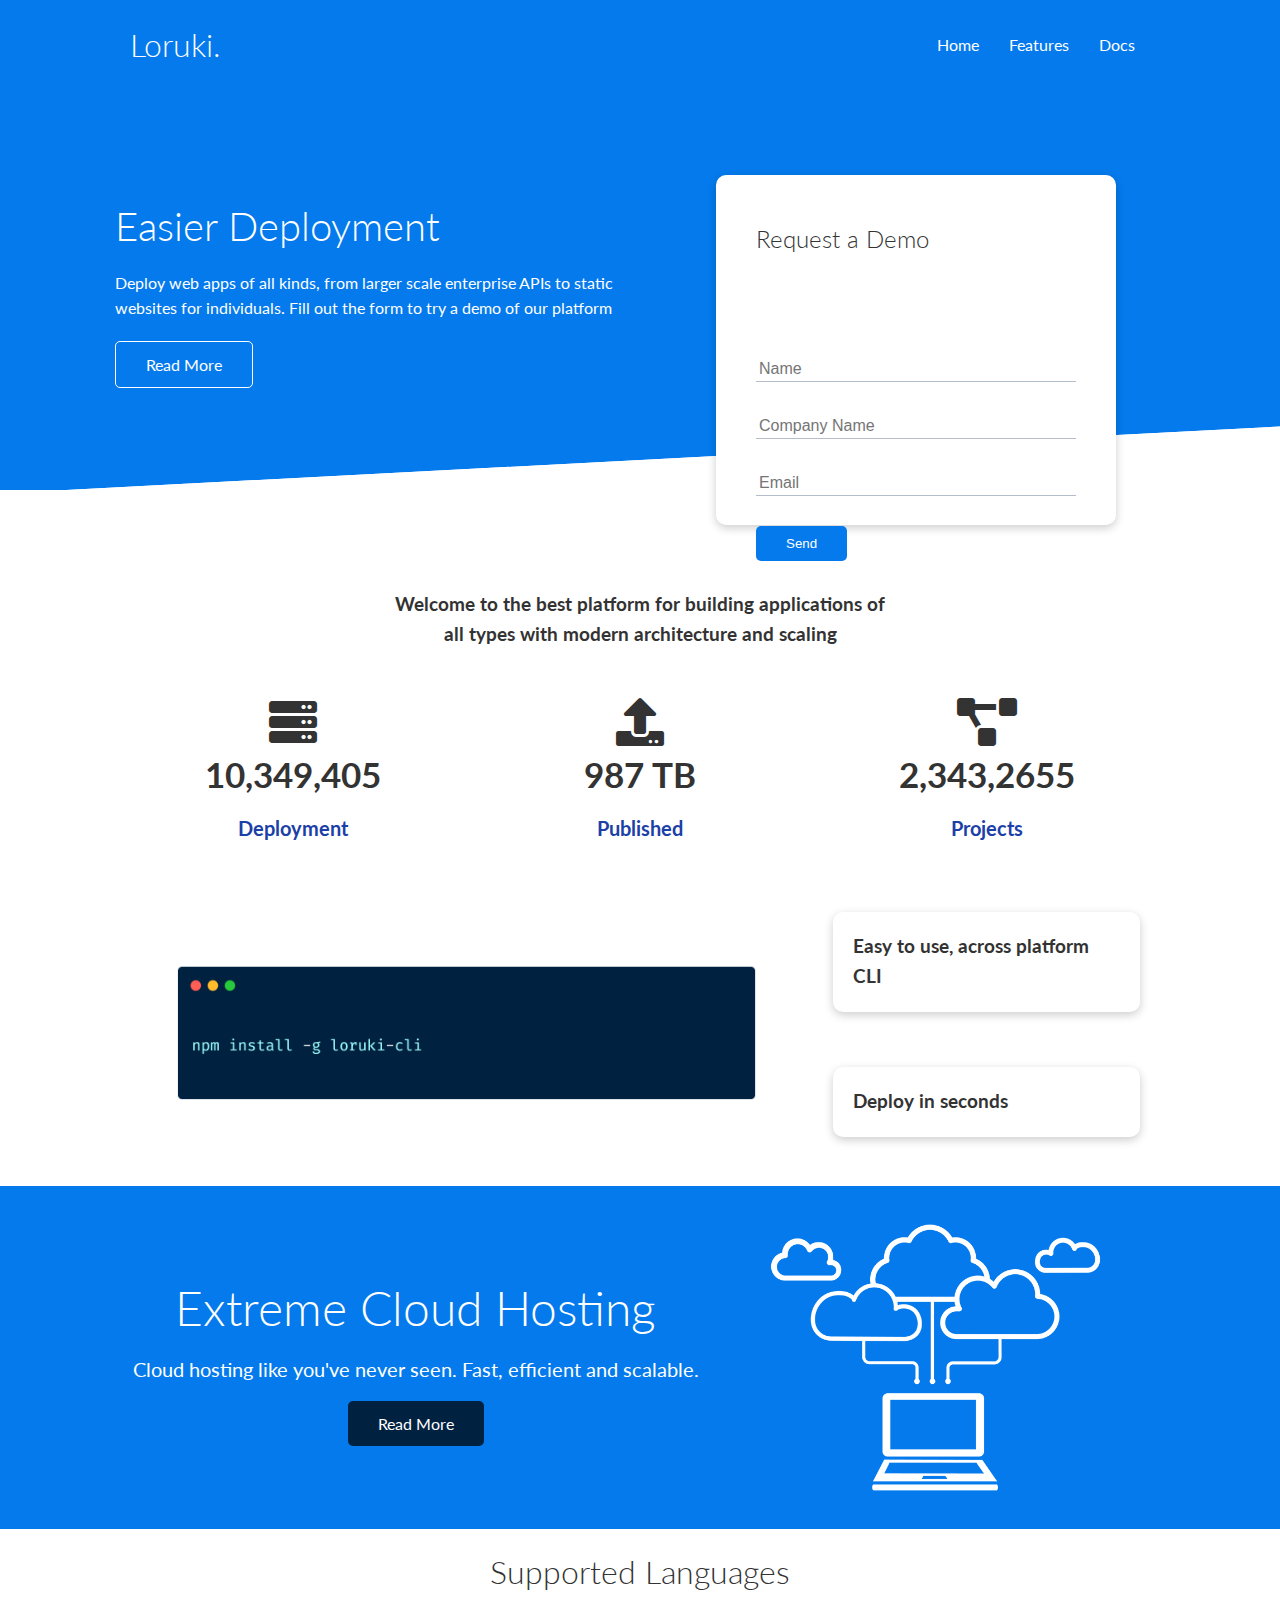
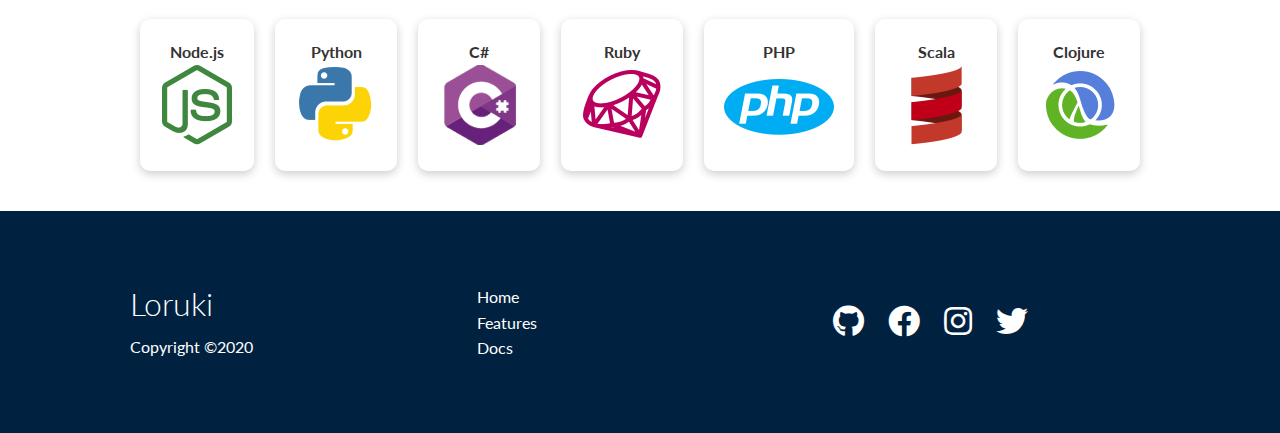
<file: index.html>
<!DOCTYPE html>
<html lang="en">
<head>
    <meta charset="UTF-8">
    <meta http-equiv="X-UA-Compatible" content="IE=edge">
    <meta name="viewport" content="width=device-width, initial-scale=1.0">
    <link rel="stylesheet" href="https://cdnjs.cloudflare.com/ajax/libs/font-awesome/5.15.3/css/all.min.css">
    <link rel="stylesheet" href="css/utilities.css">
    <link rel="stylesheet" href="css/style.css">
    <title>Loruki | Cloud Hosting For Evceryone</title>
</head>
<body>
    <!-- Navbar -->
    <div class="navbar">
			<div class="container flex">
				<h1 class="logo">Loruki.</h1>
				<nav>
					<ul>
						<li><a href="index.html">Home</a></li>
						<li><a href="features.html">Features</a></li>
						<li><a href="docs.html">Docs</a></li>
					</ul>
				</nav>
			</div>
		</div>

    <!-- Navbar -->
		<section class="showcase">
			<div class="container grid">
				<div class="showcase-text">
					<h1>Easier Deployment</h1>
					<p>
						Deploy web apps of all kinds, from larger scale enterprise
						APIs to static websites for individuals. Fill out the form
						to try a demo of our platform
					</p>
					<a href="features.html" class="btn btn-outline">Read More</a>
				</div>
				<div class="showcase-form card">
					<h2>Request a Demo</h2>
					<form name="contact" method="POST" netlify-honeypot="bot-field" data-netlify="true">
						<input type="hidden" name="form-name" value="contact">
						<p class="hidden">
							<label>Don’t fill this out if you’re human: <input name="bot-field" /></label>
						</p>
						<div class="form-control">
							<input type="text" name="name" placeholder="Name" required>
						</div>
						<div class="form-control">
							<input type="text" name="company" placeholder="Company Name" required>
						</div>
						<div class="form-control">
							<input type="email" name="email" placeholder="Email" required>
						</div>
						<input type="submit" value="Send" class="btn btn-primary">
					</form>
				</div>
			</div>
		</section>

		<!-- Stats-->
		<section class="stats">
			<div class="container">
				<h3 class="stats-heading text-center my-1">
					Welcome to the best platform for building applications of all types
					with modern architecture and scaling
				</h3>

				<div class="grid grid-3 text-center my-4">
					<div>
						<i class="fas fa-server fa-3x"></i>
						<h3>10,349,405</h3>
						<p class="text-secondary">Deployment</p>
					</div>
					<div>
						<i class="fas fa-upload fa-3x"></i>
						<h3>987 TB</h3>
						<p class="text-secondary">Published</p>
					</div>
					<div>
						<i class="fas fa-project-diagram fa-3x"></i>
						<h3>2,343,2655</h3>
						<p class="text-secondary">Projects</p>
					</div>
				</div>
			</div>
		</section>

		<!-- Cli (Command Line Interface)-->
		<section class="cli">
			<div class="container grid">
				<img src="images/cli.png" alt="">
				<div class="card">
					<h3>Easy to use, across platform CLI</h3>
				</div>
				<div class="card">
					<h3>Deploy in seconds</h3>
				</div>
			</div>
		</section>

		<!-- Cloud-->
		<section class="cloud bg-primary my-2 py-2">
			<div class="container grid">
				<div class="text-center">
					<h2 class="lg">Extreme Cloud Hosting</h2>
					<p class="lead my-1">Cloud hosting like you've never seen. 
						Fast, efficient and scalable.</p>
						<a href="features.html" class="btn btn-dark">Read More</a>
				</div>
				<img src="images/cloud.png" alt="">
			</div>
		</section>

		<!-- Languages-->
		<section class="languages">
			<h2 class="md text-center my2">
				Supported Languages
			</h2>
			<div class="container flex">
				<div class="card">
					<h4>Node.js</h4>
					<img src="images/logos/node.png" alt="">
				</div>
				<div class="card">
					<h4>Python</h4>
					<img src="images/logos/python.png" alt="">
				</div>
				<div class="card">
					<h4>C#</h4>
					<img src="images/logos/csharp.png" alt="">
				</div>
				<div class="card">
					<h4>Ruby</h4>
					<img src="images/logos/ruby.png" alt="">
				</div>
				<div class="card">
					<h4>PHP</h4>
					<img src="images/logos/php.png" alt="">
				</div>
				<div class="card">
					<h4>Scala</h4>
					<img src="images/logos/scala.png" alt="">
				</div>
				<div class="card">
					<h4>Clojure</h4>
					<img src="images/logos/clojure.png" alt="">
				</div>
			</div>
		</section>

		<!-- Footer-->
		<footer class="footer bg-dark py-5">
			<div class="container grid grid-3">
				<div>
					<h1>Loruki</h1>
					<p>Copyright &copy;2020</p>
				</div>
				<nav>
					<ul>
						<li><a href="index.html">Home</a></li>
						<li><a href="features.html">Features</a></li>
						<li><a href="docs.html">Docs</a></li>
					</ul>
				</nav>
				<div class="social">
					<a href="#"><i class="fab fa-github fa-2x"></i></a>
					<a href="#"><i class="fab fa-facebook fa-2x"></i></a>
					<a href="#"><i class="fab fa-instagram fa-2x"></i></a>
					<a href="#"><i class="fab fa-twitter fa-2x"></i></a>
				</div>
			</div>
		</footer>
</body>
</html>
</file>
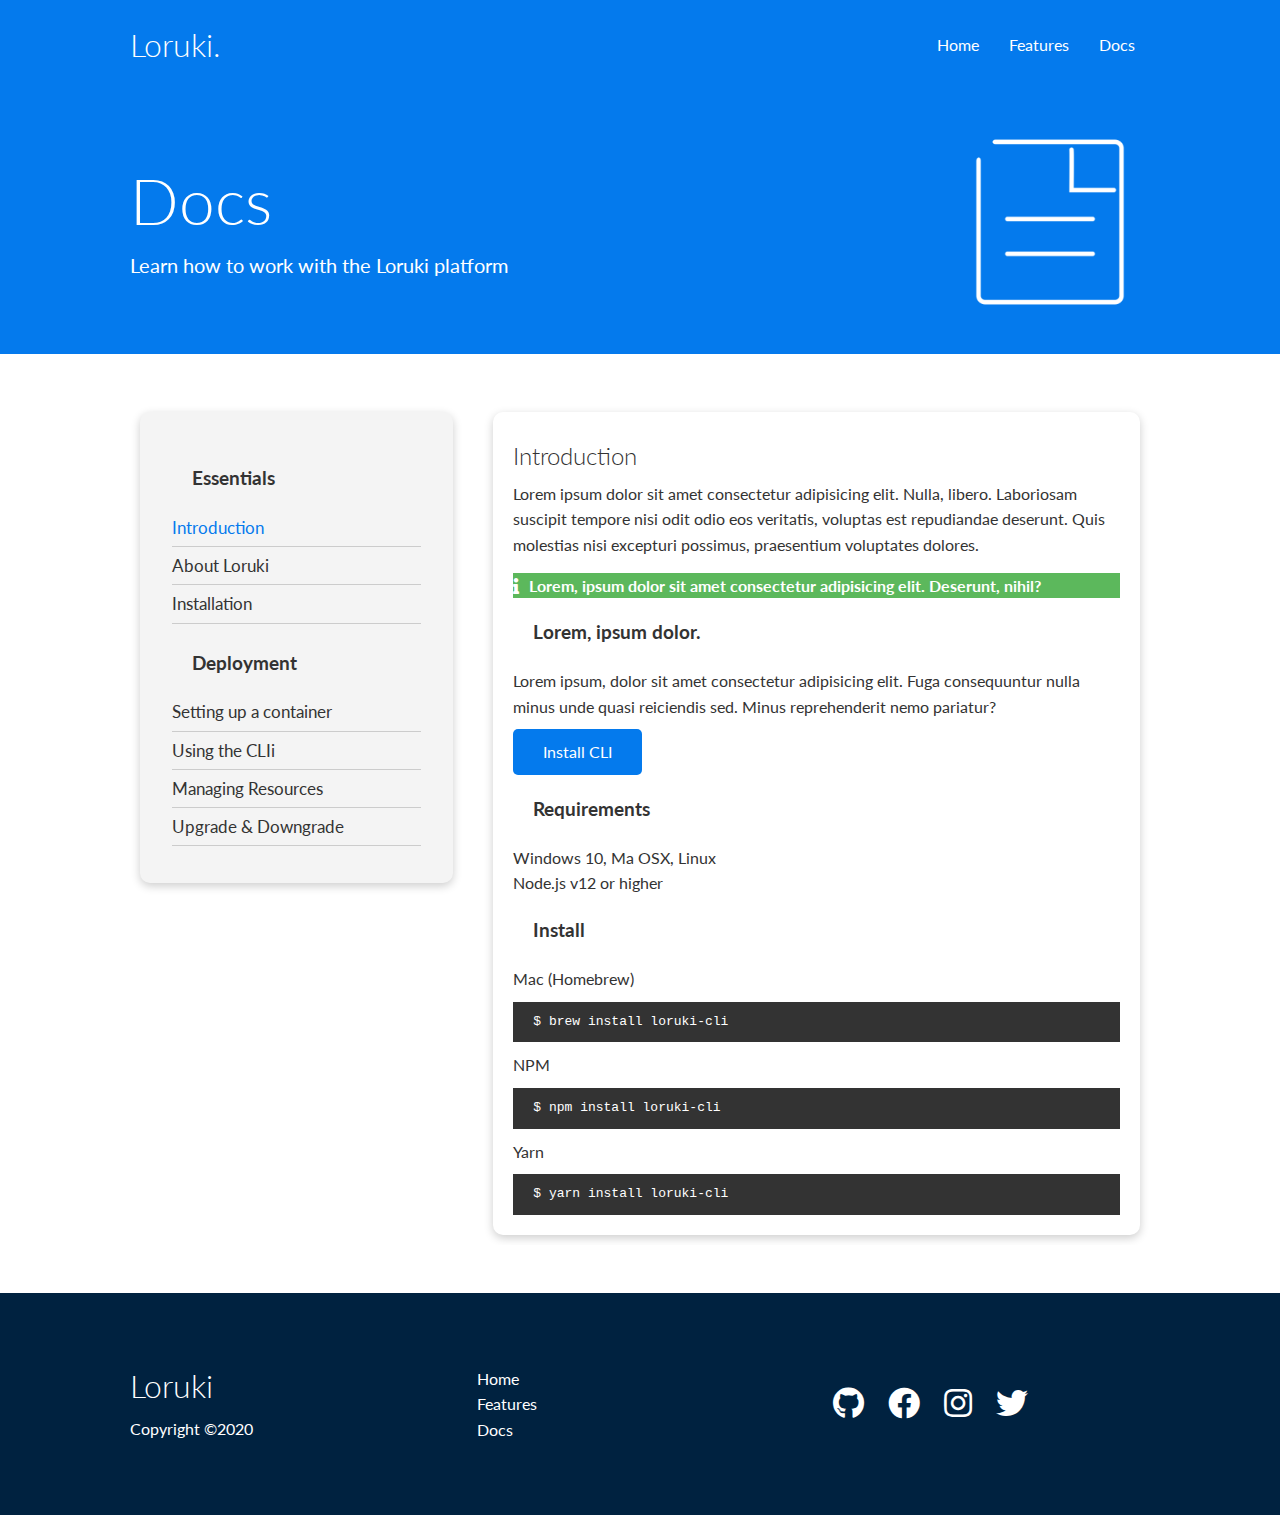
<file: docs.html>
<!DOCTYPE html>
<html lang="en">
<head>
    <meta charset="UTF-8">
    <meta http-equiv="X-UA-Compatible" content="IE=edge">
    <meta name="viewport" content="width=device-width, initial-scale=1.0">
    <link rel="stylesheet" href="https://cdnjs.cloudflare.com/ajax/libs/font-awesome/5.15.3/css/all.min.css">
    <link rel="stylesheet" href="css/utilities.css">
    <link rel="stylesheet" href="css/style.css">
    <title>Loruki | Cloud Hosting For Evceryone</title>
</head>
<body>
    <!-- Navbar -->
    <div class="navbar">
			<div class="container flex">
				<h1 class="logo">Loruki.</h1>
				<nav>
					<ul>
						<li><a href="index.html">Home</a></li>
						<li><a href="features.html">Features</a></li>
						<li><a href="docs.html">Docs</a></li>
					</ul>
				</nav>
			</div>
		</div>

		<!-- Head-->
        <section class="docs-head bg-primary py-3">
            <div class="container grid">
                <div>
                    <h1 class="xl">Docs</h1>
                    <p class="lead">
                        Learn how to work with the Loruki platform
                    </p>
                </div>
                <img src="images/docs.png" alt="">
            </div>
        </section>

		<!-- Docs Main-->
        <section class="docs-main my-4">
            <div class="container grid">
                <div class="card bg-light p-3">
                    <h3 class="my-2">Essentials</h3>
                    <nav>
                        <ul>
                            <li><a class="text-primary" href="#">Introduction</a></li>
                            <li><a href="#">About Loruki</a></li>
                            <li><a href="#">Installation</a></li>
                        </ul>
                    </nav>
                    <h3 class="my-2">Deployment</h3>
                    <nav>
                        <ul>
                            <li><a href="#">Setting up a container</a></li>
                            <li><a href="#">Using the CLIi</a></li>
                            <li><a href="#">Managing Resources</a></li>
                            <li><a href="#">Upgrade & Downgrade</a></li>
                        </ul>
                    </nav>
                </div>
                <div class="card">
                    <h2>Introduction</h2>
                    <p>Lorem ipsum dolor sit amet consectetur adipisicing elit. 
                        Nulla, libero. Laboriosam suscipit tempore nisi odit odio 
                        eos veritatis, voluptas est repudiandae deserunt. Quis 
                        molestias nisi excepturi possimus, praesentium voluptates 
                        dolores.</p>
                        <div class="alert alert-success">
                            <i class="fas fa-info"></i>Lorem, ipsum dolor sit amet consectetur 
                            adipisicing elit. Deserunt, nihil?
                        </div>
                        <h3>Lorem, ipsum dolor.</h3>
                        <p>Lorem ipsum, dolor sit amet consectetur adipisicing elit. Fuga 
                            consequuntur nulla minus unde quasi reiciendis sed. Minus 
                            reprehenderit nemo pariatur?
                        </p>
                        <a href="#" class="btn btn-primary">Install CLI</a>
                        <h3>Requirements</h3>
                        <ul>
                            <li>Windows 10, Ma OSX, Linux</li>
                            <li>Node.js v12 or higher</li>
                        </ul>
                        <h3>Install</h3>
                        <p>Mac (Homebrew)</p>
                        <pre><code>$ brew install loruki-cli</code></pre>
                        <p>NPM</p>
                        <pre><code>$ npm install loruki-cli</code></pre>
                        <p>Yarn</p>
                        <pre><code>$ yarn install loruki-cli</code></pre>
                </div>
            </div>
        </section>

		<!-- Footer-->
		<footer class="footer bg-dark py-5">
			<div class="container grid grid-3">
				<div>
					<h1>Loruki</h1>
					<p>Copyright &copy;2020</p>
				</div>
				<nav>
					<ul>
						<li><a href="index.html">Home</a></li>
						<li><a href="features.html">Features</a></li>
						<li><a href="docs.html">Docs</a></li>
					</ul>
				</nav>
				<div class="social">
					<a href="#"><i class="fab fa-github fa-2x"></i></a>
					<a href="#"><i class="fab fa-facebook fa-2x"></i></a>
					<a href="#"><i class="fab fa-instagram fa-2x"></i></a>
					<a href="#"><i class="fab fa-twitter fa-2x"></i></a>
				</div>
			</div>
		</footer>
</body>
</html>
</file>
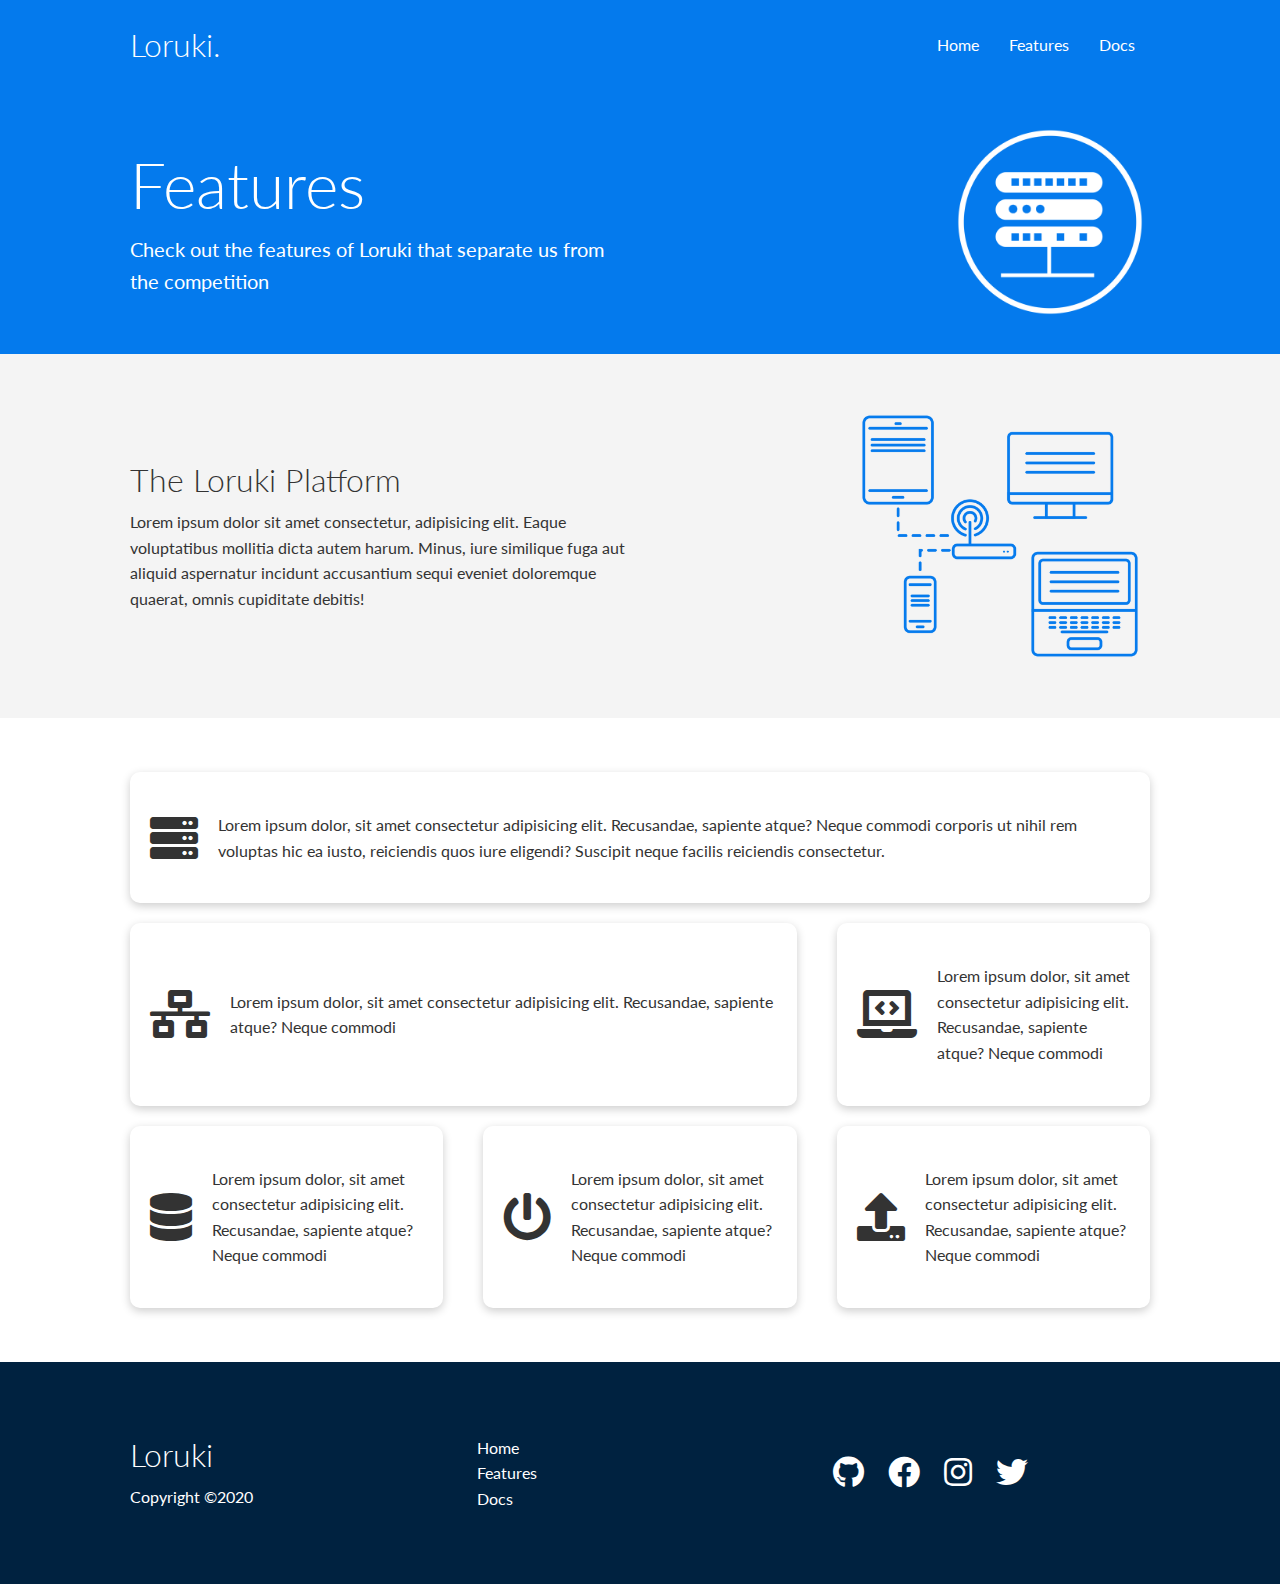
<file: features.html>
<!DOCTYPE html>
<html lang="en">
<head>
    <meta charset="UTF-8">
    <meta http-equiv="X-UA-Compatible" content="IE=edge">
    <meta name="viewport" content="width=device-width, initial-scale=1.0">
    <link rel="stylesheet" href="https://cdnjs.cloudflare.com/ajax/libs/font-awesome/5.15.3/css/all.min.css">
    <link rel="stylesheet" href="css/utilities.css">
    <link rel="stylesheet" href="css/style.css">
    <title>Loruki | Cloud Hosting For Evceryone</title>
</head>
<body>
    <!-- Navbar -->
    <div class="navbar">
			<div class="container flex">
				<h1 class="logo">Loruki.</h1>
				<nav>
					<ul>
						<li><a href="index.html">Home</a></li>
						<li><a href="features.html">Features</a></li>
						<li><a href="docs.html">Docs</a></li>
					</ul>
				</nav>
			</div>
		</div>

		<!-- Head-->
        <section class="features-head bg-primary py-3">
            <div class="container grid">
                <div>
                    <h1 class="xl">Features</h1>
                    <p class="lead">
                        Check out the features of Loruki that separate
                        us from the competition
                    </p>
                </div>
                <img src="images/server.png" alt="">
            </div>
        </section>

        <!-- Sub Head-->
        <section class="features-sub-head bg-light py-3">
            <div class="container grid">
                <div>
                    <h1 class="md">The Loruki Platform</h1>
                    <p>
                        Lorem ipsum dolor sit amet consectetur, adipisicing elit. 
                        Eaque voluptatibus mollitia dicta autem harum. Minus, iure 
                        similique fuga aut aliquid aspernatur incidunt accusantium 
                        sequi eveniet doloremque quaerat, omnis cupiditate debitis!
                    </p>
                </div>
                <img src="images/server2.png" alt="">
            </div>
        </section>

        <div class="features-main my-2">
            <div class="container grid grid-3">
                <div class="card flex">
                    <!-- fas=fontsawsome fa-server=server icon fa-3x=font size-->
                    <i class="fas fa-server fa-3x"></i>
                    <p>Lorem ipsum dolor, sit amet consectetur adipisicing 
                        elit. Recusandae, sapiente atque? Neque commodi 
                        corporis ut nihil rem voluptas hic ea iusto, 
                        reiciendis quos iure eligendi? Suscipit neque 
                        facilis reiciendis consectetur.
                    </p>
                </div>
                <div class="card flex">
                    <i class="fas fa-network-wired fa-3x"></i>
                    <p>Lorem ipsum dolor, sit amet consectetur adipisicing 
                        elit. Recusandae, sapiente atque? Neque commodi</p>
                </div>
                <div class="card flex">
                    <i class="fas fa-laptop-code fa-3x"></i>
                    <p>Lorem ipsum dolor, sit amet consectetur adipisicing 
                        elit. Recusandae, sapiente atque? Neque commodi</p>
                </div>
                <div class="card flex">
                    <i class="fas fa-database fa-3x"></i>
                    <p>Lorem ipsum dolor, sit amet consectetur adipisicing 
                        elit. Recusandae, sapiente atque? Neque commodi</p>
                </div>
                <div class="card flex">
                    <i class="fas fa-power-off fa-3x"></i>
                    <p>Lorem ipsum dolor, sit amet consectetur adipisicing 
                        elit. Recusandae, sapiente atque? Neque commodi</p>
                </div>
                <div class="card flex">
                    <i class="fas fa-upload fa-3x"></i>
                    <p>Lorem ipsum dolor, sit amet consectetur adipisicing 
                        elit. Recusandae, sapiente atque? Neque commodi</p>
                </div>
            </div>
        </div>

		<!-- Footer-->
		<footer class="footer bg-dark py-5">
			<div class="container grid grid-3">
				<div>
					<h1>Loruki</h1>
					<p>Copyright &copy;2020</p>
				</div>
				<nav>
					<ul>
						<li><a href="index.html">Home</a></li>
						<li><a href="features.html">Features</a></li>
						<li><a href="docs.html">Docs</a></li>
					</ul>
				</nav>
				<div class="social">
					<a href="#"><i class="fab fa-github fa-2x"></i></a>
					<a href="#"><i class="fab fa-facebook fa-2x"></i></a>
					<a href="#"><i class="fab fa-instagram fa-2x"></i></a>
					<a href="#"><i class="fab fa-twitter fa-2x"></i></a>
				</div>
			</div>
		</footer>
</body>
</html>
</file>
<file: css/utilities.css>
/* Utilities */
.container {
    max-width: 1100px;
    margin: 0 auto;
    overflow: auto;
    padding: 0 40px;
}

.card {
    background-color: #fff;
    color: #333;
    border-radius: 10px;
    box-shadow: 0 3px 10px rgba(0, 0, 0, 0.2);
    padding: 20px;
    margin: 10px;
}

.btn {
    display: inline-block;
    padding: 10px 30px;
    cursor: pointer;
    background: var(--primary-color);
    color: #fff;
    border: none;
    border-radius: 5px;
}

.btn-outline {
    background-color: transparent;
    border: 1px #fff solid;
}

/* Background & colored buttons */
.bg-primary, 
.btn-primary {
    background-color: var(--primary-color);
    color: #fff;
}

.bg-secondary, 
.btn-secondary {
    background-color: var(--secondary-color);
    color: #fff;
}

.bg-light, 
.btn-light {
    background-color: var(--light-color);
    color: #333;
}

.bg-dark, 
.btn-dark {
    background-color: var(--dark-color);
    color: #fff;
}

.bg-primary a, 
.btn-primary a,
.bg-secondary a, 
.btn-secondary a,
.bg-dark a, 
.btn-dark a {
    color: #fff;
}

/* Text Colors */
.text-primary {
    color: var(--primary-color);
}

.text-secondary {
    color: var(--secondary-color);

}

.text-dark {
    color: var(--dark-color);

}

.text-light {
    color: var(--light-color);

}

.btn:hover {
    transform: scale(0.98);
}

/* Text sizes */
.lead {
    font-size: 20px;
}

.sm {
    font-size: 1rem;
}

.md {
    font-size: 2rem;
}

.lg {
    font-size: 3rem;
}

.xl {
    font-size: 4rem;
}

.text-center {
    text-align: center;
}

/* Alert */
.alert {
    background-color: var(--light-color);
    padding-bottom: 10px 20px;
    font-weight: bold;
    margin: 15px 0;
}

.alert i {
    margin-right: 10px;
}

.alert-success {
    background-color: var(--success-color);
    color: #fff;
}

.alert-error {
    background-color: var(--error-color);
    color: #fff;
}

.flex {
    display: flex;
    justify-content: space-between;
    align-items: center;
    height: 100%;
}

.grid {
    display: grid;
    /* the repeat below means repeat twice (2) 1 fraction (spacing) */
    grid-template-columns: repeat(2, 1fr);
    gap: 20px;
    justify-content: center;
    align-items: center;
    height: 100%;
}

.grid-3 {
    grid-template-columns: repeat(3, 1fr);
}

/* Margin */
/* my = margin on the y axis*/
.my-1 {
    /* rem is a multiplier of the root element font size*/
    margin: 1rem 0;
}

.my-2 {
    margin: 1.5rem 0;
}

.my-3 {
    margin: 2rem 0;
}

.my-4 {
    margin: 3rem 0;
}

.my-5 {
    margin: 4rem 0;
}
/* Just m without the y*/
.m-1 {
    margin: 1rem;
}

.m-2 {
    margin: 1.5rem;
}

.m-3 {
    margin: 2rem;
}

.m-4 {
    margin: 3rem;
}

.m-5 {
    margin: 4rem;
}

/* Padding */
.py-1 {
    /* rem is a multiplier of the root element font size*/
    padding: 1rem 0;
}

.py-2 {
    padding: 1.5rem 0;
}

.py-3 {
    padding: 2rem 0;
}

.py-4 {
    padding: 3rem 0;
}

.py-5 {
    padding: 4rem 0;
}
/* Just p without the y*/
.p-1 {
    padding: 1rem;
}

.p-2 {
    padding: 1.5rem;
}

.p-3 {
    padding: 2rem;
}

.p-4 {
    padding: 3rem;
}

.p-5 {
    padding: 4rem;
}
</file>
<file: css/style.css>
@import url('https://fonts.googleapis.com/css2?family=Lato:wght@300&display=swap');

/* root means these variables can be used anywhere */
:root {
    --primary-color: #047aed;
    --secondary-color: #1c3fa8;
    --dark-color: #002240;
    --light-color: #f4f4f4;
    --success-color: #5cb85c;
    --error-color: #d9534f;
}

/* The * below means select all elements. In this case, it's like resetting everything */ 
* {
    box-sizing: border-box;
    padding: 0;
    margin: 0;
}

body {
    font-family: lato, sans-serif;
    color: #333;
    line-height: 1.6;
}

ul {
    display: flex;
    list-style-type: none;
}

a {
    text-decoration: none;
    color: #333;
}

h1, 
h2 {
    font-weight: 300;
    line-height: 1.2;
    margin: 10px 0;
}

p {
    margin: 10px 0;
}

img {
    width: 100%;
}

code, 
pre {
    background: #333;
    color: #fff;
    padding: 10px;
}

.hidden {
    visibility: hidden;
    height: 0%;
}

/* Navbar */
.navbar {
    background-color: var(--primary-color);
    color: #fff;
    height: 90px;
}

.navbar ul {
    display: flex;
}

.navbar a {
    color: #fff;
    padding: 10px;
    margin: 0 5px;
}

.navbar a:hover {
    border-bottom: 2px #fff solid;
}

.navbar .flex {
    justify-content: space-between;
}

/* Showcase*/
.showcase {
    height: 400px;
    background-color: var(--primary-color);
    color: #fff;
    position: relative;
}

.showcase h1 {
    font-size: 40px;
}

.showcase p {
    margin: 20px 0;
}

.showcase .grid {
    overflow: visible;
    grid-template-columns: 55% 45%;
    gap: 30px;
}

.showcase-text {
    animation: slideInFromLeft 1s ease-in;
}

.showcase-form {
    position: relative;
    top: 60px;
    height: 350px;
    width: 400px;
    padding: 40px;
    z-index: 100;
    animation: slideInFromRight 1s ease-in;
}

.showcase-form .form-control {
    margin: 30px 0;
}

.showcase-form input[type='text'],
.showcase-form input[type='email'] {
    border: 0;
    border-bottom: 1px solid #b4becb;
    width: 100%;
    padding: 3px;
    font-size: 16px;
}

.showcase-form input:focus {
    outline: none;
}

.showcase::before, 
.showcase::after {
    content: '';
    position: absolute;
    height: 100px;
    bottom: -70px;;
    right: 0;
    left: 0;
    background: #fff;
    transform: skewY(-3deg);
    -webkit-transform: skewY(-3deg);    /* for Chrome */
    -moz-transform: skewY(-3deg);       /* for Mozilla */
    -ms-transform: skewY(-3deg);        /* for MS Browser */
}


/* Stats*/
.stats {
    padding-top: 100px;
    animation: slideInFromBottom 1s ease-in;
}

.stats-heading {
    max-width: 500px;
    margin: auto;
}

.stats .grid h3 {
    font-size: 35px;
}

.stats .grid p {
    font-size: 20px;
    font-weight: bold;
}

/* Cli */
.cli .grid {
    grid-template-columns: repeat(3, 1fr);
    grid-template-rows: repeat(2, 1fr);
}

.cli .grid > *:first-child {
    grid-column: 1 / span 2;
    grid-row: 1/ span 2;
}

/* Cloud */
.cloud .grid {
    grid-template-columns: 4fr 3fr;
}

/* Languages */
.languages .flex {
    flex-wrap: wrap;
}

.languages .card {
    text-align: center;
    margin: 18px 10px 40px;
    transition: transform 0.2s ease-in;
}

languages .card h4 {
    font-size: 20px;
    margin-bottom: 10px;
}

.languages .card:hover {
    transform: translateY(-15px);
}

/* Features */
.features-head img, .docs-head img {
    width: 200px;
    justify-self: flex-end;
}

.features-sub-head img {
    width: 300px;
    justify-self: flex-end;
}

.features-main .card > i {
    margin-right: 20px;
}

.features-main .grid {
    padding: 30px;
}

.features-main .grid > *:first-child {
    grid-column: 1 / span 3;
}

.features-main .grid > *:nth-child(2) {
    grid-column: 1 / span 2;
}

/* Docs */
.docs-main h3 {
    margin: 20px;
}

.docs-main .grid {
    grid-template-columns: 1fr 2fr;
    align-items: flex-start;
}

.docs-main ul {
    flex-direction: column;
}

.docs-main nav li {
    font-size: 17px;
    padding-bottom: 5px;
    margin-bottom: 5px;
    border-bottom: 1px #ccc solid;
}

.docs-main a:hover {
    font-weight: bold;
}

/* Footer */
.footer ul {
    flex-direction: column;
}

.footer .social a {
    margin: 0 10px;
}

/* Animation */
@keyframes slideInFromLeft {
    0% {
        transform: translateX(-100%);
    }
    100% {
        transform: translateX(0);
    }
}

@keyframes slideInFromRight {
    0% {
        transform: translateX(100%);
    }
    100% {
        transform: translateX(0);
    }
}

@keyframes slideInFromTop {
    0% {
        transform: translateY(-100%);
    }
    100% {
        transform: translateX(0);
    }
}

@keyframes slideInFromBottom {
    0% {
        transform: translateY(100%);
    }
    100% {
        transform: translateX(0);
    }
}

/* Tablets and Under */
@media(max-width: 768px) {
    .grid,
    .showcase .grid,
    .stats .grid,
    .cli .grid,
    .cloud .grid,
    .features-main .grid,
    .docs-main .grid {
        grid-template-columns: 1fr;
        grid-template-rows: 1fr;
    }

    .showcase {
        height: auto;
    }

    .showcase-text {
        text-align: center;
        margin-top: 40px;
    }

    .showcase-form {
        justify-self: center;
        margin: auto;
    }
    
    .cli .grid > *:first-child {
        grid-column: 1;
        grid-row: 1;
    }

    .features-head,
    .features-sub-head,
    .docs-head {
        text-align: center;
    }

    .features-head img,
    .features-sub-head img,
    .docs-head img {
        justify-self: center;
    }

    .features-main .grid > *:first-child,
    .features-main .grid > *:nth-child(2) {
        grid-column: 1;
    }
}

/* Mobile */
@media(max-width: 500px) {
    .navbar {
        height: 110px;
    }

    .navbar .flex {
        flex-direction: column;
    }

    navbar ul {
        padding: 10px;
        background-color: rgba(0, 0, 0, 0.1);
    }
}
</file>
